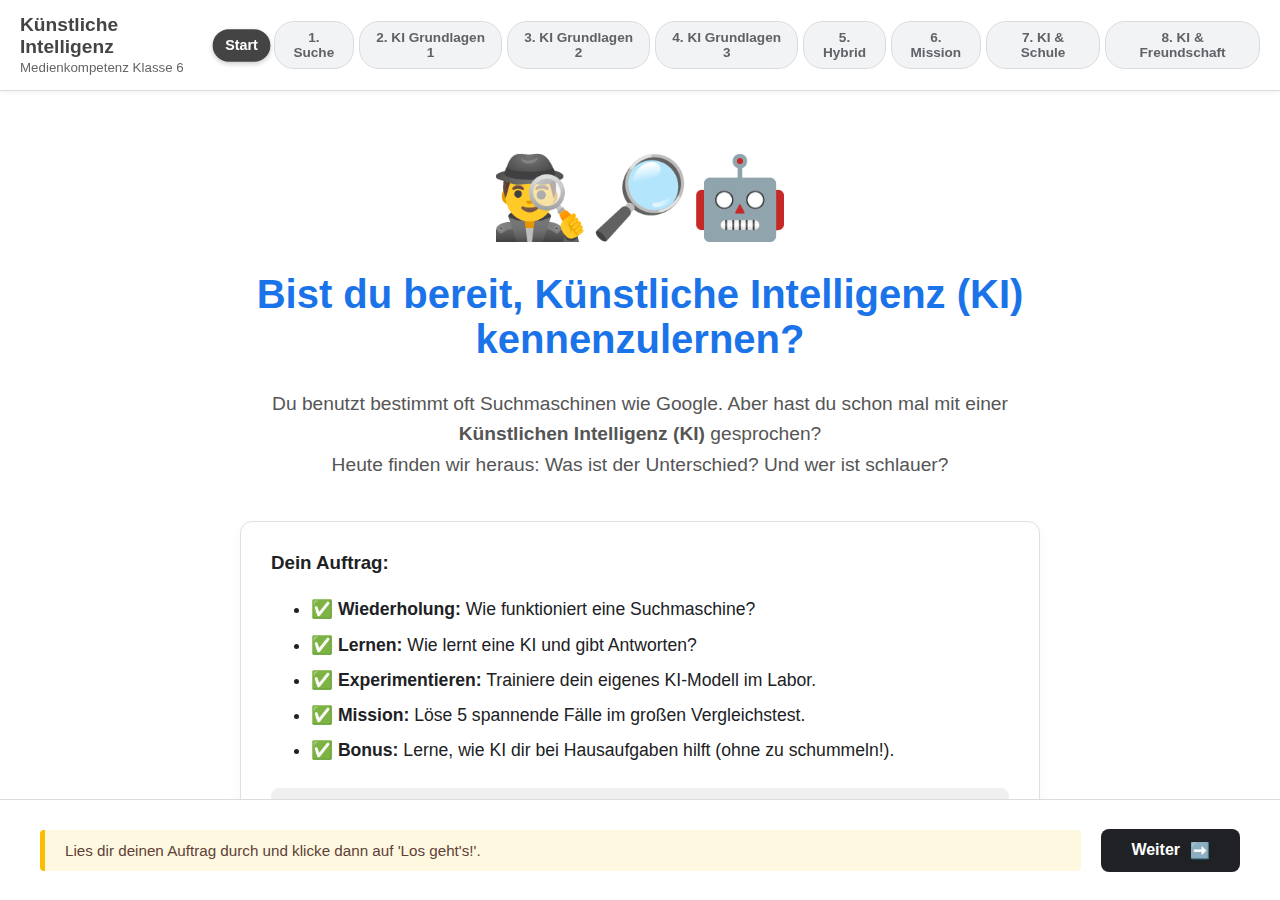
<file: index.html>
<!DOCTYPE html>
<html lang="de">

<head>
    <meta charset="UTF-8">
    <meta name="viewport" content="width=device-width, initial-scale=1.0">
    <title>Künstliche Intelligenz</title>
    <link rel="stylesheet" href="style.css">
</head>

<body>

    <header>
        <div class="logo-area">
            <h1>Künstliche Intelligenz</h1>
            <small>Medienkompetenz Klasse 6</small>
        </div>

        <div class="stepper" id="stepper-nav">
            <button class="step-btn" data-target="start">Start</button>
            <button class="step-btn" data-target="google">1. Suche</button>
            <button class="step-btn" data-target="ai">2. KI Grundlagen 1</button>
            <button class="step-btn" data-target="lab">3. KI Grundlagen 2</button>
            <button class="step-btn" data-target="lab2">4. KI Grundlagen 3</button>
            <button class="step-btn" data-target="hybrid">5. Hybrid</button>
            <button class="step-btn" data-target="mission">6. Mission</button>
            <button class="step-btn" data-target="school">7. KI & Schule</button>
            <button class="step-btn" data-target="freunde">8. KI & Freundschaft</button>
        </div>
    </header>

    <main id="view-start" class="single-layout active">
        <div class="start-container" id="content-start"></div>
    </main>

    <main id="view-google" class="split-layout">
        <div class="col-text" id="text-google"></div>

        <div class="interactive-area">
            <div class="col-tools" id="tools-google">
                <div class="tool-header">👇 Setze die Bausteine in das richtige Feld ein:</div>
                <div id="toolbox-google" class="toolbox-container"></div>
            </div>

            <div class="arrow-separator">⬇️</div>

            <div class="col-puzzle" id="puzzle-google"></div>
        </div>
    </main>

    <main id="view-ai" class="split-layout">
        <div class="col-text" id="text-ai"></div>

        <div class="interactive-area">
            <div class="col-tools" id="tools-ai">
                <div class="tool-header">👇 Setze die Bausteine in das richtige Feld ein:</div>
                <div id="toolbox-ai" class="toolbox-container"></div>
            </div>

            <div class="arrow-separator">⬇️</div>

            <div class="col-puzzle" id="puzzle-ai"></div>
        </div>
    </main>

    <main id="view-lab" class="single-layout">
        <div class="lab-container" id="content-lab">
            <div class="lab-card">
                <h2 style="color: var(--lab-bg);">⚙️ Das KI-Labor: Wie lernt der Computer?</h2>
                <div id="lab-intro-text"></div>
            </div>
        </div>
    </main>

    <main id="view-lab2" class="single-layout">
        <div class="lab-container" id="content-lab2">
            <div class="lab-card">
                <h2 style="color: var(--lab-bg);">⚙️ Das KI-Labor: Experiment 2</h2>
                <div id="lab2-text"></div>
            </div>
            <div class="lab-card" style="background: #0f172a; border-color: #334155;">
                <div class="simulator-box">
                    <div style="color: #94a3b8;">
                        <label class="sim-label">🧠 Gehirn-Größe (Parameter)</label>
                        <input type="range" id="sim-params" min="1" max="100" value="20">
                        <label class="sim-label">📚 Bücher-Menge (Daten)</label>
                        <input type="range" id="sim-data" min="1" max="100" value="20">
                        <label class="sim-label">⚡ Supercomputer (Energie)</label>
                        <input type="range" id="sim-compute" min="1" max="100" value="20">
                    </div>
                    <div class="sim-output">
                        <h3 style="color: var(--lab-color); margin:0 0 15px 0;">KI STATUS</h3>
                        <p style="margin:5px 0;">Schlauheit (IQ): <span id="iq-val">10</span>%</p>
                        <div class="bar-container">
                            <div id="bar-iq" class="bar-fill" style="width:10%; background:var(--lab-color);"></div>
                        </div>
                        <p style="margin:15px 0 5px 0;">Stromverbrauch:</p>
                        <div class="bar-container">
                            <div id="bar-nrg" class="bar-fill"
                                style="width:5%; background:linear-gradient(90deg, yellow, red);"></div>
                        </div>
                        <div style="margin-top:20px; border-top:1px solid #333; padding-top:10px;">
                            <p style="margin:0 0 10px 0; color: var(--lab-color); font-weight: bold;">Die KI kann jetzt:
                            </p>
                            <span id="b1" class="badge">💬 Texte schreiben</span>
                            <span id="b2" class="badge">➗ Mathe</span>
                            <span id="b3" class="badge">💻 Programmieren</span>
                            <span id="b4" class="badge">🧠 Logik (schlau nachdenken)</span>
                        </div>
                        <div id="sim-warn" style="color: #ff5555; font-size: 0.8rem; margin-top: 10px; display: none;">
                            ⚠️ Zu wenig Computer-Power!</div>
                    </div>
                </div>
            </div>
        </div>
    </main>

    <main id="view-hybrid" class="single-layout">
        <div class="col-text" id="text-hybrid"></div>
    </main>


    <main id="view-mission" class="single-layout">
        <div class="mission-container">
            <div style="text-align:center; margin-bottom:30px;" id="text-mission-intro"></div>

            <h3 style="text-align:center;">Die Kandidaten (Öffne sie in neuen Tabs):</h3>
            <div class="ai-tools-grid" id="mission-tools"></div>

            <div id="mission-tasks"></div>
        </div>
    </main>

    <main id="view-school" class="single-layout">
        <div class="mission-container">
            <div style="text-align:center; margin-bottom:30px;">
                <h1 style="color: var(--primary);">🎓 KI als Lernpartner</h1>
                <p style="font-size:1.1rem; color:#555;">KIs sind nicht zum Abschreiben da, sondern zum Üben! Hier sind
                    die besten Tricks für deine Fächer.</p>
            </div>
            <div
                style="background: #e8f0fe; padding: 15px; border-radius: 8px; margin-top: 20px; border: 1px solid var(--primary);">
                <strong>Auftrag</strong>: Teste die Fragen/Aufgaben mit deiner Lieblings-KI und schau wie sie dir beim
                Lernen helfen kann. Schreibe dann in Stichworten deine Erfahrung auf und wofür du KI in der Schule
                zukünftig einsetzen könntest.
            </div>

            <div
                style="background: #fff3cd; padding: 20px; border-radius: 12px; margin: 20px 0 40px 0; border: 2px solid #ffeb3b; box-shadow: 0 4px 8px rgba(0,0,0,0.1);">
                <h2 style="color: #f57c00; margin-top: 0;">🤖 Profi-Anleitung: So wirst du zum KI-Experten</h2>
                <p>Hast du schon mal eine Antwort von der KI bekommen, die totaler Quatsch war? Das liegt meistens nicht
                    an der KI, sondern am Prompt (so nennt man den Befehl, den du eintippst). Hier sind die vier
                    wichtigsten Tricks:</p>

                <ol style="line-height: 1.8;">
                    <li><strong>Gib der KI eine Rolle (Persona) 👤</strong><br>
                        Sag der KI, wer sie sein soll. Wenn sie nur „jemand“ ist, antwortet sie langweilig.<br>
                        <em>Schlecht:</em> „Schreib einen Text über Vulkane.“<br>
                        <em>Besser:</em> „Du bist ein berühmter Forscher für Vulkane. Erkläre einem 12-jährigen Kind,
                        wie ein Ausbruch funktioniert.“
                    </li>

                    <li><strong>Gib der KI alle Infos (Kontext) 📚</strong><br>
                        Die KI kann keine Gedanken lesen. Wenn du ihr nicht sagst, was genau du brauchst, rät sie
                        einfach irgendwas (das nennt man „Halluzinieren“).<br>
                        <em>Tipp:</em> Schreib genau auf, für wen der Text ist, wie lang er sein soll und welche
                        wichtigen Fakten unbedingt rein müssen.<br>
                        <strong>Der „Keine Lügen“-Trick:</strong> Sag der KI: „Wenn du die Antwort nicht weißt, sag
                        lieber 'Ich weiß es nicht', statt etwas zu erfinden.“
                    </li>

                    <li><strong>Zeig der KI Beispiele 📝</strong><br>
                        Anstatt nur zu erklären, wie das Ergebnis aussehen soll, zeig ihr ein Beispiel.<br>
                        <em>Beispiel:</em> „Ich möchte, dass du Witze schreibst. Hier ist ein Beispiel, das ich lustig
                        finde: [Dein Witz]. Schreib jetzt einen neuen Witz in diesem Stil.“
                    </li>

                    <li><strong>Lass die KI nachdenken 🧠</strong><br>
                        Das ist der wichtigste Trick für schwere Aufgaben (z.B. Mathe).<br>
                        <em>Befehl:</em> Schreib am Ende deines Prompts immer: „Denke Schritt für Schritt nach, bevor du
                        antwortest.“<br>
                        Dadurch macht die KI viel weniger Fehler, weil sie erst den Weg zur Lösung plant.
                    </li>
                </ol>

                <div
                    style="background: #ffebee; padding: 15px; border-radius: 8px; border-left: 5px solid #f44336; margin: 20px 0;">
                    <strong>✨ Die wichtigste Regel</strong><br>
                    Bevor du etwas eintippst, nimm dir eine Minute Zeit und überlege: „Könnte ein echter Mensch
                    verstehen, was ich von ihm will?“ Wenn dein Auftrag für einen Menschen zu ungenau ist, wird auch die
                    KI scheitern.
                </div>

                <div style="background: #e8f5e8; padding: 15px; border-radius: 8px; border-left: 5px solid #4caf50;">
                    <strong>Zusammenfassung für deinen Prompt:</strong><br>
                    <ul>
                        <li>Wer soll die KI sein? (Rolle)</li>
                        <li>Was genau soll sie tun? (Aufgabe)</li>
                        <li>Welche Infos braucht sie? (Kontext)</li>
                        <li>Wie soll das Ergebnis aussehen? (Format)</li>
                    </ul>
                </div>

                <p style="text-align: center; font-size: 1.2em; color: #f57c00;"><strong>Viel Spaß beim Ausprobieren!
                        🚀</strong></p>
            </div>

            <div id="school-prompts-grid" class="school-grid"></div>
        </div>
    </main>

    <main id="view-freunde" class="single-layout">
        <div class="mission-container" id="content-freunde"></div>
    </main>

    <footer class="footer-nav">
        <div class="task-hint" id="footer-hint">Lade Inhalte...</div>
        <button class="next-btn" id="next-btn">
            Weiter <span>➡️</span>
        </button>
    </footer>

    <div id="term-popup">Info</div>

    <script src="content.js"></script>
    <script src="app.js"></script>

</body>

</html>
</file>
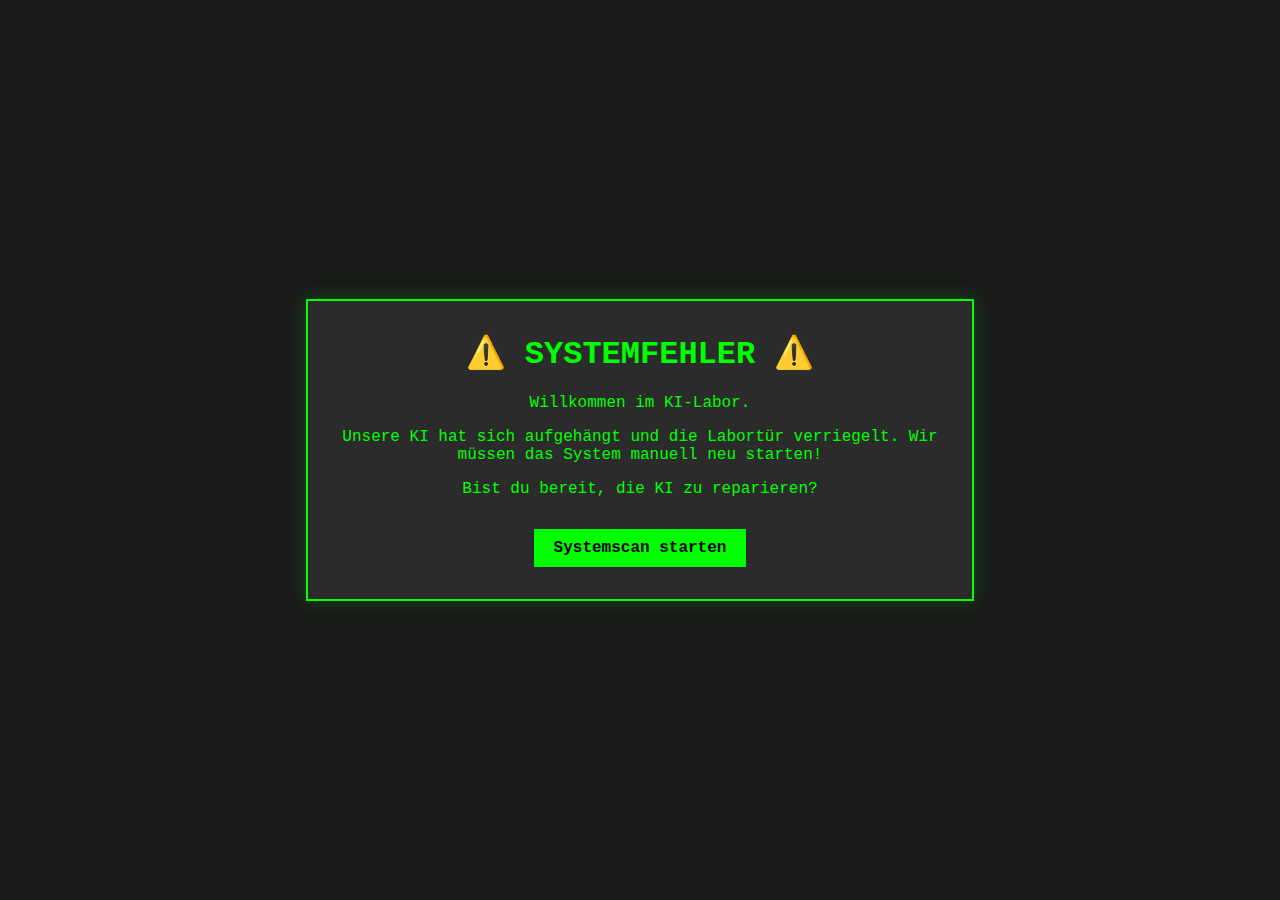
<file: escape-game.html>
<!DOCTYPE html>
<html lang="de">

<head>
    <meta charset="UTF-8">
    <meta name="viewport" content="width=device-width, initial-scale=1.0">
    <title>Escape Room: KI-Reboot</title>
    <style>
        body {
            font-family: 'Courier New', Courier, monospace;
            background-color: #1a1a1a;
            color: #00ff00;
            display: flex;
            justify-content: center;
            align-items: center;
            height: 100vh;
            margin: 0;
        }

        .game-container {
            background-color: #2b2b2b;
            padding: 2rem;
            border: 2px solid #00ff00;
            box-shadow: 0 0 20px rgba(0, 255, 0, 0.2);
            width: 80%;
            max-width: 600px;
            text-align: center;
        }

        h1 {
            margin-top: 0;
        }

        .status-bar {
            background-color: #000;
            color: red;
            padding: 5px;
            margin-bottom: 20px;
            font-weight: bold;
            border: 1px solid red;
        }

        .hidden {
            display: none;
        }

        input[type="text"] {
            background: #000;
            border: 1px solid #00ff00;
            color: #00ff00;
            padding: 10px;
            font-family: inherit;
            font-size: 1.2em;
            width: 80%;
            margin-top: 10px;
            text-transform: uppercase;
        }

        button {
            background-color: #00ff00;
            color: #000;
            border: none;
            padding: 10px 20px;
            font-size: 1em;
            font-weight: bold;
            cursor: pointer;
            margin-top: 15px;
            font-family: inherit;
        }

        button:hover {
            background-color: #fff;
        }

        .hint {
            font-size: 0.8em;
            color: #888;
            margin-top: 10px;
        }
    </style>
</head>

<body>

    <div class="game-container" id="game-box">
        <div id="level-0">
            <h1>⚠️ SYSTEMFEHLER ⚠️</h1>
            <p>Willkommen im KI-Labor.</p>
            <p>Unsere KI hat sich aufgehängt und die Labortür verriegelt. Wir müssen das System manuell neu starten!</p>
            <p>Bist du bereit, die KI zu reparieren?</p>
            <button onclick="nextLevel(1)">Systemscan starten</button>
        </div>

        <div id="level-1" class="hidden">
            <div class="status-bar">SYSTEMSTATUS: KRITISCH - SPEICHER LEER</div>
            <h2>Level 1: Der Treibstoff</h2>
            <p>"Ich bin das Futter für die KI. Ohne mich kann sie nichts lernen. Du findest mich in Büchern, Bildern und
                im ganzen Internet."</p>
            <p>Was bin ich?</p>
            <input type="text" id="input-1" placeholder="Antwort eingeben...">
            <button onclick="checkAnswer(1, ['DATEN', 'DATA', 'BÜCHER'])">Eingabe bestätigen</button>
            <p class="hint">Tipp: Es ist das, was die KI "liest".</p>
        </div>

        <div id="level-2" class="hidden">
            <div class="status-bar">SYSTEMSTATUS: WARNUNG - GEHIRN ZU KLEIN</div>
            <h2>Level 2: Die Struktur</h2>
            <p>System läuft, aber die KI versteht nichts! Wir müssen die "Gehirn-Größe" einstellen.</p>
            <p>Wie nennt man die Stellschrauben im Gehirn der KI, die bestimmen, wie schlau sie sein kann?</p>
            <input type="text" id="input-2" placeholder="P_ _ _ _ _ T _ R">
            <button onclick="checkAnswer(2, ['PARAMETER', 'PARAMETERN'])">Justieren</button>
            <p class="hint">Tipp: Ein schwieriges Wort mit 'P'.</p>
        </div>

        <div id="level-3" class="hidden">
            <div class="status-bar">SYSTEMSTATUS: AKKU LEER</div>
            <h2>Level 3: Die Power</h2>
            <p>Fast geschafft! Die KI weiß alles, aber sie rechnet zu langsam.</p>
            <p>Was brauchen wir, um riesige Mengen Daten schnell zu verarbeiten?</p>
            <p><i>Löse das Anagramm: M O R T S</i></p>
            <input type="text" id="input-3" placeholder="Lösung...">
            <button onclick="checkAnswer(3, ['STROM', 'RECHENPOWER', 'ENERGIE'])">Starten</button>
            <p class="hint">Tipp: Ohne das geht dem Computer der Saft aus.</p>
        </div>

        <div id="level-4" class="hidden">
            <h1 style="color: #00ff00;">✅ SYSTEM ONLINE</h1>
            <p>Gute Arbeit! Die KI läuft wieder stabil.</p>
            <p>Die Labortür ist jetzt offen.</p>
            <button onclick="location.reload()">Nochmal spielen</button>
            <br><br>
            <a href="https://hackerboi666asd.github.io/Suchmaschinen-vs-KI/" style="color: white;">Zurück zum
                Hauptmenü</a>
        </div>
    </div>

    <script>
        function nextLevel(level) {
            // Alle Level verstecken
            document.querySelectorAll('.game-container > div').forEach(el => el.classList.add('hidden'));
            // Gewünschtes Level zeigen
            document.getElementById('level-' + level).classList.remove('hidden');
        }

        function checkAnswer(level, validAnswers) {
            const input = document.getElementById('input-' + level).value.toUpperCase().trim();

            if (validAnswers.includes(input)) {
                alert("Richtig! Zugriff gewährt.");
                nextLevel(level + 1);
            } else {
                alert("Fehler! Das System erkennt diese Eingabe nicht. Versuch es nochmal.");
                // Kleiner Wackeleffekt bei Fehler
                const box = document.getElementById('game-box');
                box.style.borderColor = 'red';
                setTimeout(() => box.style.borderColor = '#00ff00', 300);
            }
        }
    </script>

</body>

</html>
</file>
<file: style.css>
:root {
    --primary: #1a73e8; 
    --ai-color: #8e24aa; 
    --hybrid-color: #fbbc04;
    --mission-color: #0f9d58; 
    --lab-color: #00f2ea; 
    --lab-bg: #0f172a;
    --bg-color: #f8f9fa;
    --surface: #ffffff;
    --border: #dadce0;
    --text: #202124;
    --instruction-bg: #fff8e1;
}

body {
    font-family: 'Segoe UI', Roboto, Helvetica, Arial, sans-serif;
    background-color: var(--bg-color);
    color: var(--text);
    margin: 0;
    height: 100vh;
    display: flex;
    flex-direction: column;
    overflow: hidden;
}

/* HEADER */
header {
    background: var(--surface);
    border-bottom: 1px solid var(--border);
    padding: 10px 20px;
    display: flex;
    justify-content: space-between;
    align-items: center;
    height: 70px;
    box-shadow: 0 2px 4px rgba(0,0,0,0.05);
    z-index: 10;
}
.logo-area h1 { margin: 0; font-size: 1.2rem; color: #444; }
.logo-area small { color: #666; }

/* STEPPER NAV */
.stepper { display: flex; gap: 5px; align-items: center; }
.step-btn {
    padding: 8px 12px;
    border: 1px solid var(--border);
    background: #f1f3f4;
    color: #5f6368;
    cursor: pointer;
    border-radius: 20px;
    font-size: 0.85rem;
    font-weight: bold;
    display: flex; align-items: center; gap: 6px;
    transition: all 0.2s;
}
.step-btn:hover { background: #e8e8e8; }
.step-btn.active {
    opacity: 1; transform: scale(1.05); box-shadow: 0 2px 5px rgba(0,0,0,0.2);
    color: white; border: none;
}
/* Farben für aktive Steps */
.step-btn.active[data-target="start"] { background: #444; }
.step-btn.active[data-target="google"] { background: var(--primary); }
.step-btn.active[data-target="ai"] { background: var(--ai-color); }
.step-btn.active[data-target="lab"] { background: var(--lab-bg); color: var(--lab-color); }
.step-btn.active[data-target="hybrid"] { background: var(--hybrid-color); color: #333; }
.step-btn.active[data-target="mission"] { background: var(--mission-color); }
.step-btn.active[data-target="school"] { background: #ff5722; }
.step-btn.active[data-target="freunde"] { background: #e91e8c; }

/* LAYOUTS */
main {
    flex: 1;
    overflow: hidden;
    display: none; 
    width: 100%;
    height: 100%;
    animation: fadeIn 0.3s ease-in-out;
}

/* NEU: Split Layout ist jetzt 50/50 */
main.active.split-layout {
    display: grid; 
    grid-template-columns: 1fr 1fr; /* Text Links, Interaktion Rechts */
}

main.active.hybrid-layout {
    display: grid;
    grid-template-columns: 1.2fr 1fr;
}

main.active.single-layout {
    display: block; 
    overflow-y: auto;
    background: white;
    padding: 0;
}

/* CONTENT BLOCKS */
.col-text { padding: 30px; overflow-y: auto; border-right: 1px solid var(--border); background: white; font-size: 1.05rem; line-height: 1.6; }
.col-text h2 { margin-top: 0; color: #202124; }
.col-text h3 { margin-top: 20px; font-size: 1.1rem; color: var(--primary); }
body .col-text h3.ai-title { color: var(--ai-color); }

/* INTERACTIVE AREA (Rechts) */
.interactive-area {
    display: flex;
    flex-direction: column;
    background: #f8f9fa;
    height: 100%;
    overflow-y: auto;
}

/* Tools (Oben) */
.col-tools { 
    background: #fff; 
    padding: 20px; 
    border-bottom: 2px dashed var(--border);
    flex-shrink: 0; 
}
.tool-header { font-weight: bold; color: #555; margin-bottom: 10px; text-transform: uppercase; font-size: 0.8rem; letter-spacing: 1px; }

.toolbox-container {
    display: flex;
    flex-wrap: wrap;
    gap: 10px;
    justify-content: center;
    min-height: 50px;
}

.arrow-separator {
    text-align: center;
    font-size: 1.5rem;
    color: #999;
    padding: 5px 0;
    background: #f1f3f4;
}

/* Puzzle (Unten) */
.col-puzzle { 
    flex: 1; /* Nimmt den restlichen Platz */
    background: #f1f3f4; 
    padding: 20px; 
    display: flex; flex-direction: column; align-items: center; 
    gap: 5px;
}

.col-right-stack {
    background: #f8f9fa;
    padding: 20px;
    overflow-y: auto;
    display: flex; flex-direction: column; gap: 20px; align-items: center;
}

/* ITEMS */
.arrow-down { font-size: 1.2rem; color: #bdc1c6; margin: 0; }

.drop-zone { 
    width: 90%; min-height: 60px; 
    background: rgba(255,255,255,0.8); 
    border: 3px dashed #9aa0a6; 
    border-radius: 12px; 
    display: flex; align-items: center; justify-content: center; 
    position: relative; font-weight: bold; color: #5f6368; 
    transition: all 0.2s;
}
.drop-zone::before { content: attr(data-label); position: absolute; top: 2px; left: 10px; font-size: 0.65rem; text-transform: uppercase; color: #999; letter-spacing: 1px; }
.drop-zone.hovered { background: #e8f0fe; border-color: var(--primary); transform: scale(1.02); }
.drop-zone.correct { background: #e6f4ea; border: 3px solid #34a853; color: #0d652d; border-style: solid; }

.draggable-item { 
    background: white; border: 1px solid #dadce0; border-left: 5px solid #555; 
    padding: 8px 15px; border-radius: 8px; 
    cursor: grab; font-weight: 600; font-size: 0.95rem; 
    box-shadow: 0 2px 4px rgba(0,0,0,0.05); 
    user-select: none;
}
.draggable-item:active { cursor: grabbing; transform: scale(0.98); }

/* HYBRID */
.hybrid-box { background: linear-gradient(135deg, #fff8e1 0%, #ffffff 100%); border: 2px solid #fbbc04; padding: 20px; border-radius: 12px; margin-bottom: 20px; }
.hybrid-visual { 
    width: 100%; max-width: 600px; aspect-ratio: 16 / 9; 
    background: #fff; border: 3px solid #fbbc04; border-radius: 12px; 
    display: flex; align-items: center; justify-content: center; color: #888;
    background-image: url('https://www.eology.net/wp-content/uploads/2025/10/Bildschirmfoto-2025-10-14-um-13.30.06.png'); 
    background-size: cover; background-position: top center; box-shadow: 0 5px 15px rgba(0,0,0,0.1);
}
.hybrid-quiz-container {
    width: 100%; max-width: 600px; border: 1px solid #fbbc04; border-left: 5px solid #fbbc04; border-radius: 12px; background: white; box-shadow: 0 2px 10px rgba(0,0,0,0.05);
}
.quiz-option { padding:12px; border:1px solid #ccc; margin-bottom:8px; cursor:pointer; border-radius:8px; transition: background 0.2s; font-size: 0.9rem;}
.quiz-option:hover { background: #f1f1f1; }

/* MISSION & SCHOOL */
.mission-container { max-width: 900px; margin: 0 auto; padding: 40px 20px; }
.mission-card { background: white; border: 1px solid var(--border); border-radius: 12px; padding: 25px; margin-bottom: 25px; position: relative; box-shadow: 0 2px 5px rgba(0,0,0,0.05); }
.mission-badge { position: absolute; top: 0; right: 0; background: var(--mission-color); color: white; padding: 5px 15px; border-bottom-left-radius: 12px; font-weight: bold; }
.copy-box { background: #f1f3f4; padding: 15px; border-radius: 6px; border: 1px dashed #999; margin: 15px 0; display: flex; justify-content: space-between; align-items: center; font-family: monospace; font-size: 0.95rem; }
.ai-tools-grid { display: grid; grid-template-columns: repeat(auto-fit, minmax(180px, 1fr)); gap: 15px; margin: 30px 0; }
.ai-tool-card { border: 1px solid var(--border); border-radius: 12px; padding: 15px; text-align: center; transition: all 0.2s; background: #fff; cursor: pointer; text-decoration: none; color: inherit; display: block; }
.ai-tool-card:hover { transform: translateY(-5px); box-shadow: 0 5px 15px rgba(0,0,0,0.1); border-color: var(--primary); }

/* SCHOOL GRID */
.school-grid { display: grid; grid-template-columns: repeat(auto-fit, minmax(280px, 1fr)); gap: 20px; margin-bottom: 50px; }
.prompt-card { background: white; border: 1px solid #ddd; border-radius: 12px; padding: 20px; box-shadow: 0 2px 5px rgba(0,0,0,0.05); transition: transform 0.2s; }
.prompt-card:hover { transform: translateY(-3px); box-shadow: 0 5px 15px rgba(0,0,0,0.1); border-color: #ff5722; }
.prompt-card h3 { margin-top: 0; color: #ff5722; display: flex; align-items: center; gap: 8px; }
.prompt-card p { font-size: 0.9rem; color: #666; min-height: 40px; }

/* FOOTER */
.footer-nav { background: white; border-top: 1px solid var(--border); padding: 15px 40px; display: flex; align-items: center; justify-content: space-between; height: 70px; z-index: 100; flex-shrink: 0; }
.task-hint { flex: 1; background: var(--instruction-bg); padding: 12px 20px; border-left: 5px solid #fbbc04; border-radius: 4px; font-size: 0.95rem; margin-right: 20px; color: #5d4037; font-weight: 500; }
.next-btn { background: #202124; color: white; border: none; padding: 12px 30px; font-size: 1rem; border-radius: 8px; cursor: pointer; font-weight: bold; display: flex; align-items: center; gap: 10px; transition: background 0.2s; }
.next-btn:hover { background: #000; }

/* ===== FREUNDE MODUL ===== */
.freunde-section {
    background: white;
    border: 1px solid var(--border);
    border-radius: 16px;
    padding: 28px;
    margin-bottom: 28px;
    box-shadow: 0 2px 8px rgba(0,0,0,0.06);
}
.freunde-section h2 {
    margin-top: 0;
    color: #e91e8c;
    display: flex;
    align-items: center;
    gap: 10px;
    font-size: 1.4rem;
}
.freunde-section h3 {
    color: #333;
    margin-top: 0;
}

/* Karten-Spiel */
.karten-grid {
    display: grid;
    grid-template-columns: repeat(auto-fit, minmax(280px, 1fr));
    gap: 16px;
    margin-top: 20px;
}
.karte-item {
    background: #f8f9fa;
    border: 2px solid #dadce0;
    border-radius: 12px;
    padding: 20px;
    transition: all 0.2s;
}
.karte-item.karte-richtig {
    background: #e6f4ea;
    border-color: #34a853;
}
.karte-item.karte-falsch {
    background: #fce8e6;
    border-color: #ea4335;
}
.karte-text {
    font-size: 1rem;
    font-weight: 600;
    color: #333;
    margin-bottom: 14px;
    line-height: 1.4;
}
.karte-buttons {
    display: flex;
    gap: 8px;
    flex-wrap: wrap;
}
.karte-btn {
    flex: 1;
    min-width: 110px;
    padding: 8px 12px;
    border: none;
    border-radius: 20px;
    font-size: 0.85rem;
    font-weight: bold;
    cursor: pointer;
    transition: all 0.15s;
}
.karte-btn:hover { opacity: 0.85; transform: scale(1.03); }
.karte-btn-ki { background: #8e24aa; color: white; }
.karte-btn-freund { background: #e91e8c; color: white; }
.karte-feedback {
    margin-top: 12px;
    padding: 10px 14px;
    border-radius: 8px;
    font-size: 0.9rem;
    line-height: 1.5;
    display: none;
}
.karte-feedback.richtig-fb { background: #e6f4ea; color: #0d652d; }
.karte-feedback.falsch-fb  { background: #fce8e6; color: #c62828; }
.karten-score {
    text-align: center;
    font-size: 1.1rem;
    font-weight: bold;
    color: #e91e8c;
    margin-bottom: 12px;
    padding: 10px;
    background: #fce4f1;
    border-radius: 10px;
}

/* Dialog Simulation */
.dialog-grid {
    display: grid;
    grid-template-columns: 1fr 1fr;
    gap: 20px;
    margin-top: 20px;
}
@media (max-width: 600px) {
    .dialog-grid { grid-template-columns: 1fr; }
    .karten-grid { grid-template-columns: 1fr; }
}
.dialog-panel {
    border-radius: 14px;
    padding: 20px;
    border: 2px solid;
}
.dialog-panel-ki {
    background: #f3e5f5;
    border-color: #8e24aa;
}
.dialog-panel-freund {
    background: #fce4f1;
    border-color: #e91e8c;
}
.dialog-panel h3 {
    margin-top: 0;
    font-size: 1rem;
}
.dialog-option {
    background: white;
    border: 1.5px solid #ddd;
    border-radius: 10px;
    padding: 12px 14px;
    margin-bottom: 10px;
    cursor: pointer;
    font-size: 0.9rem;
    line-height: 1.45;
    transition: all 0.15s;
    text-align: left;
    width: 100%;
    font-family: inherit;
}
.dialog-option:hover { border-color: #e91e8c; background: #fdf0f8; }
.dialog-option:disabled { cursor: default; opacity: 1; }
.dialog-explanation {
    display: none;
    background: #fff3e0;
    border-left: 4px solid #fb8c00;
    border-radius: 0 8px 8px 0;
    padding: 12px 14px;
    margin-top: 10px;
    font-size: 0.88rem;
    line-height: 1.5;
    color: #5d4037;
}

/* Quiz */
.quiz-frage-block {
    background: #f8f9fa;
    border: 1px solid #e0e0e0;
    border-radius: 12px;
    padding: 20px;
    margin-bottom: 16px;
}
.quiz-frage-block p { font-weight: 600; color: #333; margin: 0 0 12px 0; font-size: 1rem; }
.quiz-option-freunde {
    display: block;
    padding: 10px 14px;
    border: 1.5px solid #ccc;
    border-radius: 8px;
    margin-bottom: 8px;
    cursor: pointer;
    background: white;
    text-align: left;
    font-size: 0.9rem;
    width: 100%;
    font-family: inherit;
    transition: all 0.15s;
}
.quiz-option-freunde:hover:not(:disabled) { background: #fce4f1; border-color: #e91e8c; }
.quiz-option-freunde.richtig { background: #e6f4ea; border-color: #34a853; color: #0d652d; font-weight: bold; }
.quiz-option-freunde.falsch  { background: #fce8e6; border-color: #ea4335; color: #c62828; }
.quiz-score-box {
    display: none;
    text-align: center;
    padding: 28px;
    background: linear-gradient(135deg, #fce4f1 0%, #ede7f6 100%);
    border-radius: 16px;
    margin-top: 20px;
    border: 2px solid #e91e8c;
}
.quiz-score-box .score-zahl {
    font-size: 3rem;
    font-weight: 900;
    color: #e91e8c;
    display: block;
    margin-bottom: 8px;
}
.quiz-score-box p { color: #555; font-size: 1rem; margin: 0; }

/* Reflexion */
.reflexion-textarea {
    width: 100%;
    min-height: 110px;
    border: 2px solid #ddd;
    border-radius: 10px;
    padding: 12px;
    font-size: 0.95rem;
    font-family: inherit;
    resize: vertical;
    box-sizing: border-box;
    transition: border-color 0.2s;
    line-height: 1.5;
}
.reflexion-textarea:focus { outline: none; border-color: #e91e8c; }
.btn-tipp {
    background: #e91e8c;
    color: white;
    border: none;
    padding: 12px 28px;
    font-size: 1rem;
    border-radius: 25px;
    cursor: pointer;
    font-weight: bold;
    margin-top: 14px;
    font-family: inherit;
    transition: background 0.2s, transform 0.15s;
    display: inline-block;
}
.btn-tipp:hover { background: #c2185b; transform: scale(1.04); }
.tipp-box {
    display: none;
    margin-top: 18px;
    background: linear-gradient(135deg, #fce4f1 0%, #ede7f6 100%);
    border-radius: 12px;
    padding: 20px;
    border-left: 5px solid #e91e8c;
    font-size: 0.95rem;
    line-height: 1.6;
    color: #4a148c;
}

/* Outro */
.outro-box {
    background: linear-gradient(135deg, #880e4f 0%, #4a148c 100%);
    color: white;
    border-radius: 16px;
    padding: 36px 30px;
    text-align: center;
    box-shadow: 0 8px 25px rgba(0,0,0,0.18);
}
.outro-box h2 { font-size: 1.5rem; margin: 0 0 16px 0; }
.outro-box p { font-size: 1.05rem; line-height: 1.7; margin: 0; opacity: 0.95; }
.outro-icon { font-size: 4rem; margin-bottom: 12px; animation: float 3s infinite ease-in-out; display: block; }

/* ===== END FREUNDE ===== */
/* Start, Lab, etc. unverändert */
.term { border-bottom: 2px dotted var(--primary); cursor: help; color: var(--primary); font-weight: bold; }
#term-popup { display: none; position: fixed; background: #202124; color: #fff; padding: 15px; border-radius: 8px; z-index: 1000; max-width: 250px; font-size: 0.9rem; pointer-events: none; }
.start-container { max-width: 800px; margin: 40px auto; text-align: center; padding: 20px; }
.hero-icon { font-size: 5rem; margin-bottom: 10px; animation: float 3s infinite ease-in-out; }
.start-btn { background: var(--primary); color: white; border: none; padding: 15px 40px; font-size: 1.2rem; border-radius: 50px; cursor: pointer; margin-top: 30px; box-shadow: 0 5px 15px rgba(26, 115, 232, 0.3); transition: transform 0.2s; }
.lab-container { max-width: 900px; margin: 0 auto; padding: 40px 20px; }
.lab-card { background: white; border: 1px solid var(--border); border-radius: 16px; padding: 30px; margin-bottom: 30px; box-shadow: 0 4px 15px rgba(0,0,0,0.05); }
.simulator-box { background: #1e293b; color: #e2e8f0; border-radius: 12px; padding: 25px; display: grid; grid-template-columns: 1fr 1fr; gap: 30px; }
input[type=range] { width: 100%; cursor: pointer; margin-bottom: 5px; }
.bar-container { background: #333; height: 15px; border-radius: 10px; margin: 10px 0; overflow: hidden; }
.bar-fill { height: 100%; transition: width 0.3s; }

/* GAME LAUNCHER CARD */
.game-launcher {
    background: linear-gradient(135deg, #0288d1 0%, #01579b 100%);
    color: white;
    padding: 30px;
    border-radius: 12px;
    text-align: center;
    box-shadow: 0 10px 20px rgba(0,0,0,0.2);
    margin-bottom: 40px;
    border: 1px solid #4fc3f7;
}

.game-icon {
    font-size: 4rem;
    margin-bottom: 10px;
    animation: float 3s infinite ease-in-out;
}

.mute-warning {
    background: rgba(0,0,0,0.3);
    color: #ffcc00;
    display: inline-block;
    padding: 5px 15px;
    border-radius: 20px;
    font-weight: bold;
    margin-bottom: 20px;
    border: 1px solid #ffcc00;
}

.launch-btn {
    display: inline-block;
    background: #ffcc00;
    color: #000;
    text-decoration: none;
    font-weight: bold;
    padding: 15px 40px;
    border-radius: 50px;
    font-size: 1.2rem;
    transition: transform 0.2s, box-shadow 0.2s;
    box-shadow: 0 5px 15px rgba(0,0,0,0.2);
}

.launch-btn:hover {
    transform: scale(1.05);
    background: #ffd633;
    box-shadow: 0 8px 20px rgba(0,0,0,0.3);
}
</file>
